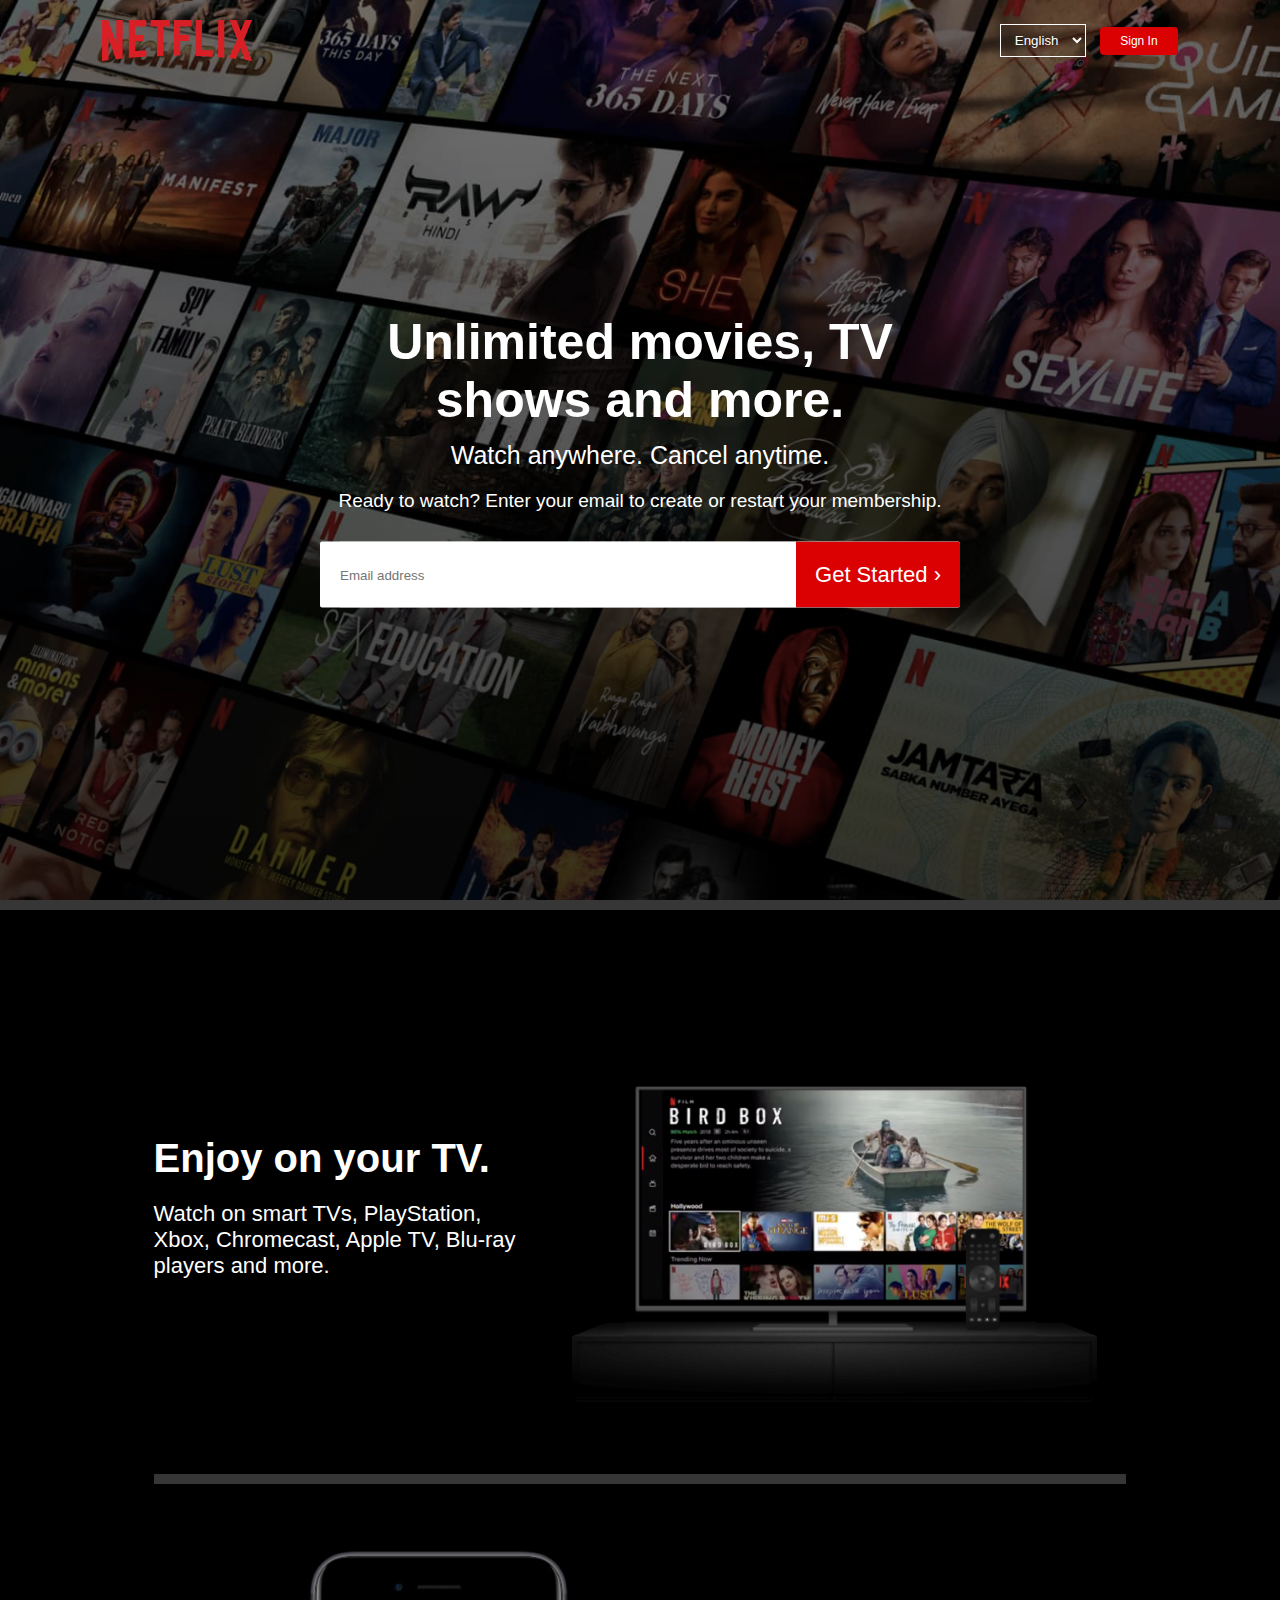
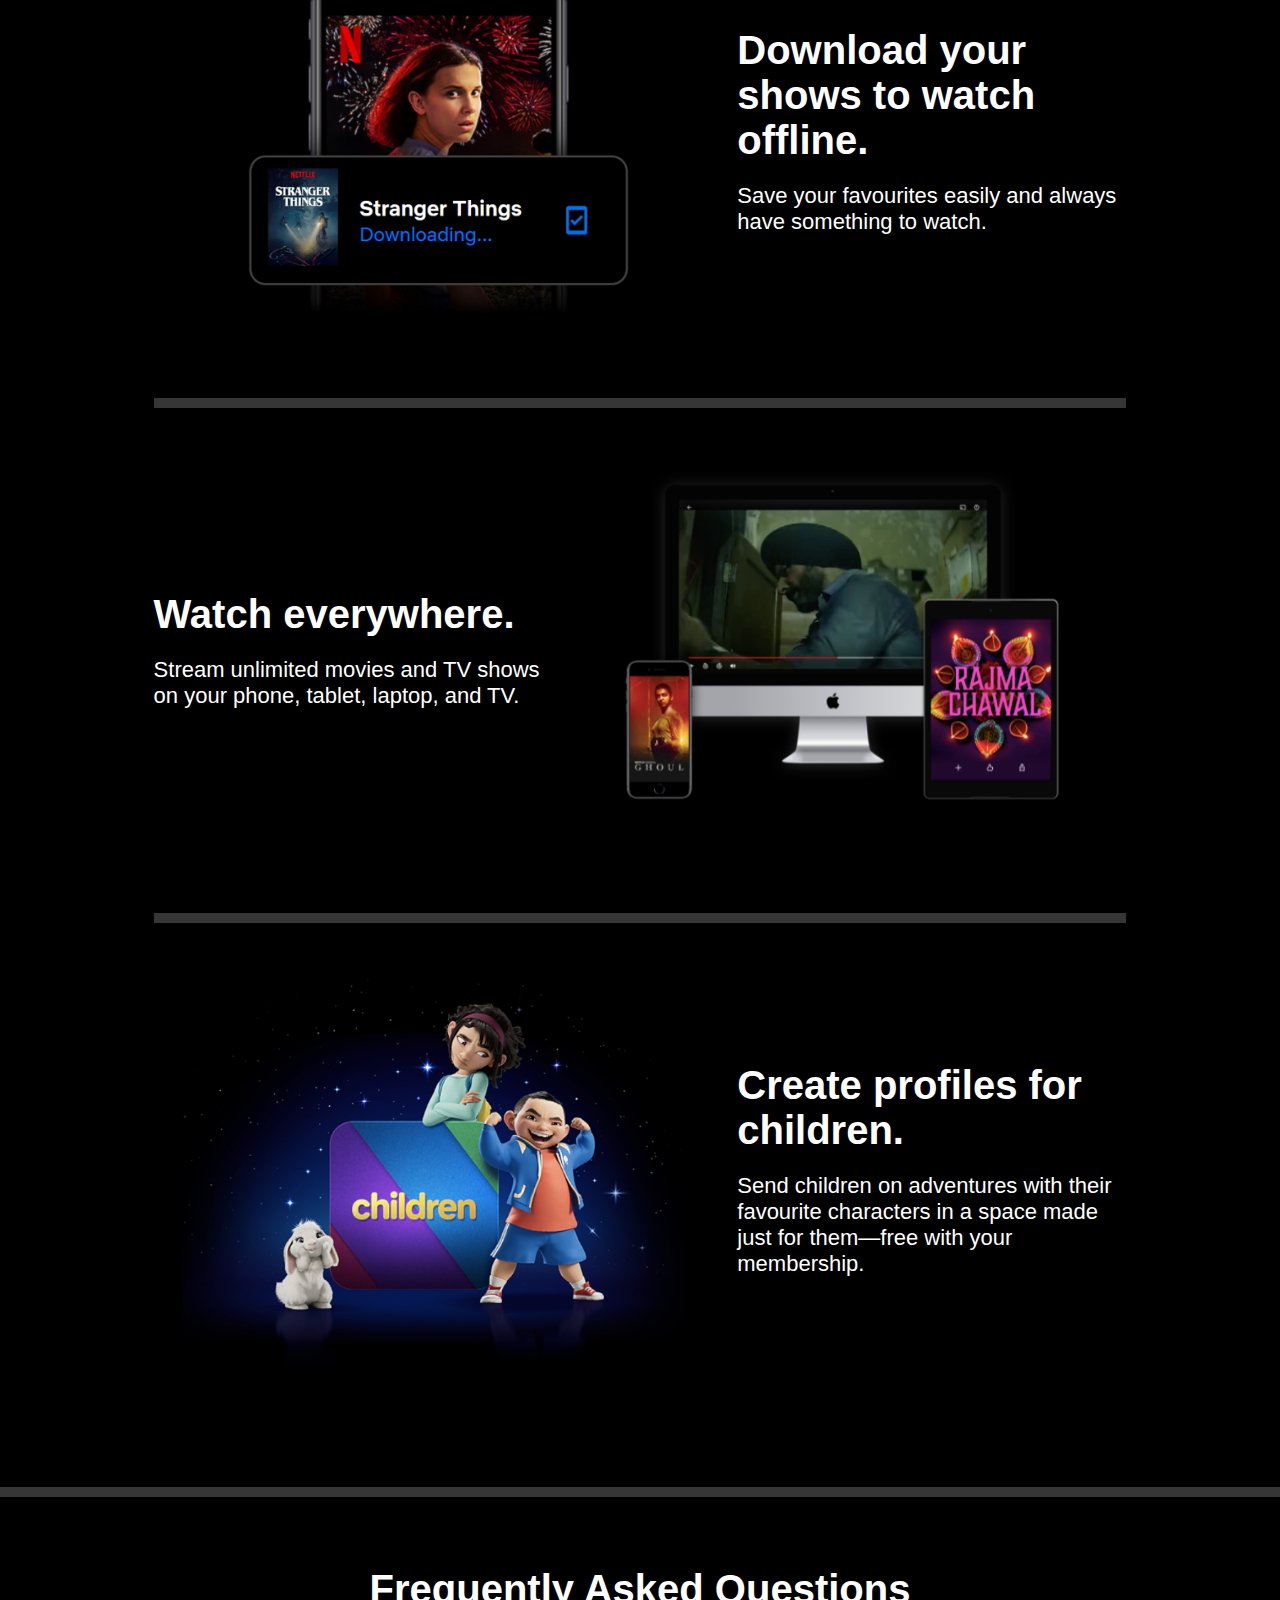
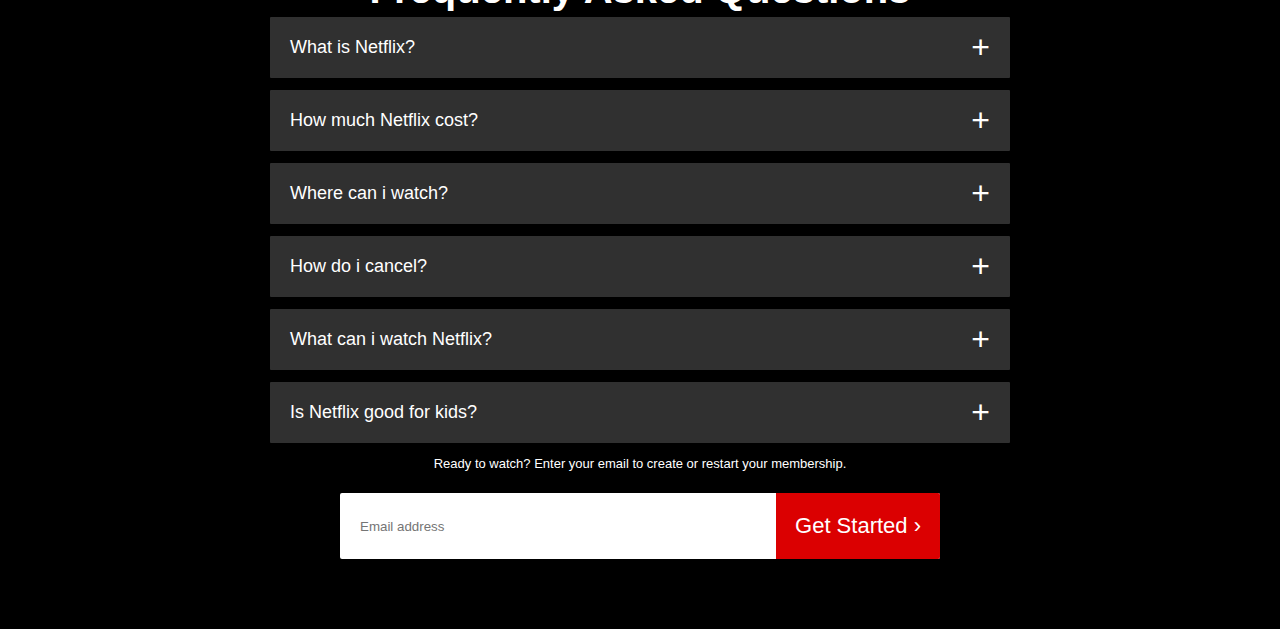
<file: index.html>
<!DOCTYPE html>
<html lang="en">
<head>
    <meta charset="UTF-8">
    <meta http-equiv="X-UA-Compatible" content="IE=edge">
    <meta name="viewport" content="width=device-width, initial-scale=1.0">
    <title>Netflix</title>
    <link rel="stylesheet" href="styles.css"> 
    <link  rel="stylesheet" href="general.css"> 
</head>
<body>
    <div class="header">
        <nav>
            <img class="logo" src="images/logo.png">
            <div>
                <select>English
                        <option>English</option>
                        <option>Hindi</option>
                      </select>

                <button>Sign In
                </button>
            </div>
        </nav>
        <div class="header-content">
            <h1>Unlimited movies, TV shows and more.</h1>
            <h3>Watch anywhere. Cancel anytime.</h3>
            <p>Ready to watch? Enter your email to create or restart your membership.</p>
            <form class="email-signup">
                <input type="email" placeholder="Email address" required>
                <button>Get Started &#8250;                    
                </button>
            </form>
        </div>
    </div>
    <div class="row-border"></div>
        <div class="features">
            <div class="row">
                <div class="text-col">
                    <h2>Enjoy on your TV.</h2>
                    <p>Watch on smart TVs, PlayStation, Xbox, Chromecast, Apple TV, Blu-ray players and more.</p>
                 </div>
                 <div class="img-col">
                    <img src="images/feature-1.png">
                 </div>
            </div>
            

            <div class="row-border"></div>
            <div class="row">
                
                 <div class="img-col">
                    <img src="images/feature-2.png">
                 </div>
                 <div class="text-col">
                    <h2>Download your shows to watch offline.</h2>
                    <p>Save your favourites easily and always have something to watch.</p>
                 </div>
            </div>
            <div class="row-border"></div>
            <div class="row">
                <div class="text-col">
                    <h2>Watch everywhere.</h2>
                    <p>Stream unlimited movies and TV shows on your phone, tablet, laptop, and TV.</p>
                 </div>
                 <div class="img-col">
                    <img src="images/feature-3.png">
                 </div>
            </div>
        
            <div class="row-border"></div>
            <div class="row">
                <div class="img-col">
                    <img src="images/feature-4.png">
                 </div>
                <div class="text-col">
                    <h2>Create profiles for children.</h2>
                    <p>Send children on adventures with their favourite characters in a space made just for them—free with your membership.</p>
                 </div>
            </div>        
        </div>
        <div class="row-border"></div>



        <div class="faq">
    <h2>Frequently Asked Questions</h2>
    <ul class="accordion">
        <li>
            <input type="radio" name="accordion" id="first">
            <label for="first">What is Netflix?</label>
            <div class="content">
              <p>
                Netflix is a streaming service that offers a wide variety of award-winning TV shows, movies, anime, documentaries and more – on thousands of internet-connected devices.
You can watch as much as you want, whenever you want, without a single ad – all for one low monthly price. There's always something new to discover, and new TV shows and movies are added every week!
            </p> 
            </div>
        </li>
        <li>
            <input type="radio" name="accordion" id="second">
            <label for="second">How much Netflix cost?</label>
            <div class="content">
              <p>
                Watch Netflix on your smartphone, tablet, Smart TV, laptop, or streaming device, all for one fixed monthly fee. Plans range from ₹ 149 to ₹ 649 a month. No extra costs, no contracts.
            </p> 
            </div>
        </li>
        <li>
            <input type="radio" name="accordion" id="third">
            <label for="third">Where can i watch?</label>
            <div class="content">
              <p>Watch anywhere, anytime. Sign in with your Netflix account to watch instantly on the web at netflix.com from your personal computer or on any internet-connected device that offers the Netflix app, including smart TVs, smartphones, tablets, streaming media players and game consoles.

                You can also download your favourite shows with the iOS, Android, or Windows 10 app. Use downloads to watch while you're on the go and without an internet connection. Take Netflix with you anywhere.
            </p> 
            </div>
        </li>
        <li>
            <input type="radio" name="accordion" id="fourth">
            <label for="fourth">How do i cancel?</label>
            <div class="content">
              <p>Netflix is flexible. There are no annoying contracts and no commitments. You can easily cancel your account online in two clicks. There are no cancellation fees – start or stop your account anytime.
            </p> 
            </div>
        </li>
        <li>
            <input type="radio" name="accordion" id="fifth">
            <label for="fifth">What can i watch Netflix?</label>
            <div class="content">
              <p>
                Netflix has an extensive library of feature films, documentaries, TV shows, anime, award-winning Netflix originals, and more. Watch as much as you want, anytime you want.
            </p> 
            </div>
        </li>
        <li>
            <input type="radio" name="accordion" id="sixth">
            <label for="sixth">Is Netflix good for kids?</label>
            <div class="content">
              <p>
                The Netflix Kids experience is included in your membership to give parents control while kids enjoy family-friendly TV shows and films in their own space.

Kids profiles come with PIN-protected parental controls that let you restrict the maturity rating of content kids can watch and block specific titles you don’t want kids to see.
            </p> 
            </div>
        </li>
    </ul>
    <small>Ready to watch? Enter your email to create or restart your membership.
    </small>
    <form class="email-signup">
        <input type="email" placeholder="Email address" required>
        <button>Get Started &#8250;                    
        </button>
    </form>
</div>
</body>
</html>
</file>
<file: styles.css>
.header{
    width: 100%;
    height: 100vh;
    background-image: linear-gradient(rgba(0,0,0,0.4),rgba(0,0,0,0.7)), 
                      url(/images/header-image.png);
    background-size: cover;
    background-position:center;
    padding: 10px 8%;
    position: relative;
}
.logo{
    width: 150px;
    cursor: pointer;    
}
select{
    display: inline-flex;   
    align-items: center;
    background:transparent;
    border:1px solid #fff;
    padding: 7px 10px;
    color:white;
}
select option{
    color:black    
}
/* #language img{
    width:10px;
    margin-left: 10px;
} */
.header-content {
    position: absolute;
    top: 50%;
    left: 50%;
    transform: translate(-50%,-50%);
    text-align: center;
    margin-top: 10px;
}
.header-content h1{
    font-size: 50px;
    font-weight: 600;
    max-width: 690px;
    margin-bottom: 12px;
}
.header-content h3{
    font-size: 25px;
    font-weight: 400;
    margin-bottom: 12px;
}
.header-content p{
    font-size: 19px;
    margin-top: 20px;
}
.email-signup{
    background: #fff;
    display: flex;
    border-radius: 2px;
     margin-top: 30px;
     overflow: hidden;
     
}
.email-signup input{
    flex:1;
    border: 0;
    outline: 0;
    margin-left: 20px;
}
.email-signup button{
    border: 0;
    outline:0;
    background: #db0001;
    color:white;
    cursor: pointer;
    font-size: 22px;
    padding: 20px 19px;
}
.email-signup button:hover{
opacity: 0.81;
}

/* ----------features------ */
.features{
    padding: 50px 12%;
    font-size: 22px;
}
.row-border{
    display: flex;
    background-color: rgb(55, 54, 54);
    width:100%;
    height: 10px;
    padding-left: 0;
    padding-right: 0;


}
.row{
    display: flex;
    align-items: center;
    width: 100%;
    flex-wrap:wrap;
    padding: 50px 0;
}
.text-col{
    flex-basis: 40%;
    margin-bottom: 20px;
}
.img-col{
    flex-basis: 60%;
    margin-bottom: 20px;
}
.img-col img{
    display: block;
    width:90%;
    margin:auto;
}
.features h2{
    font-size: 40px;
    font-weight: 600;
    margin-bottom: 20px;
}
/* ---------faq--------- */
.faq{
    padding: 10px 12%;
    text-align: center;
    font-size: 20px;
    margin-top: 60px;
}
.faq h2{
    font-weight: 600;
    font-size: 40px;
}
.accordion{
    margin:auto;
    width:100%;
    max-width: 750px;
}
.accordion li{
    list-style:none;
    width: 100%;
    padding: 5px;
}
.accordion li label{
    display: flex;
    align-items: center;
    padding: 20px;
    font-size: 18px;
    font-weight: 500;
    background: #303030;
    margin-bottom: 2px;
    cursor: pointer;
    border-radius: 1px;
    position: relative;
}
/* psuedo element to add plus icon end of the box */
 label::after{ 
content: '+';
font-size: 32px;
position: absolute;
right: 20px;
transition: transform 0.5s;
}
/* to hide radio button icon */
input[type="radio"]{
    display: none;
}
.accordion .content{
    background: #303030;
    border-radius: 1px;
    text-align: left;
    padding: 0 25px;
    text-align: left;
     max-height: 0; /*content will be hided */
    overflow: hidden;
    transition: max-height 0.5s, padding 0.5s; 
}
.accordion input[type="radio"]:checked + label + .content{
    max-height: 600px;
    padding: 30px 20px;
}
.accordion input[type="radio"]:checked + label::after{
    transform: rotate(135deg);
}
.faq .email-signup{
    max-width: 600px;
    margin: 20px auto 60px;
}
small{
    font-size: 13px;
}
</file>
<file: general.css>
*{
    margin: 0;
    padding: 0;
    font-family:'Poppins',sans-serif;
    box-sizing: border-box;
    
}
body{
    background-color: #000;
    color: #fff;
}
nav{
    display: flex;
    align-items: center;
    position: relative;
    justify-content: space-between;padding: 10px 0;
}
nav button{
    border: 0;
    outline: 0;
    background: #db0001;
    color:#fff;
    padding: 7px 20px;
    font-size: 12px;
    border-radius:4px;
    cursor: pointer;
    margin-left: 10px;
}
</file>
